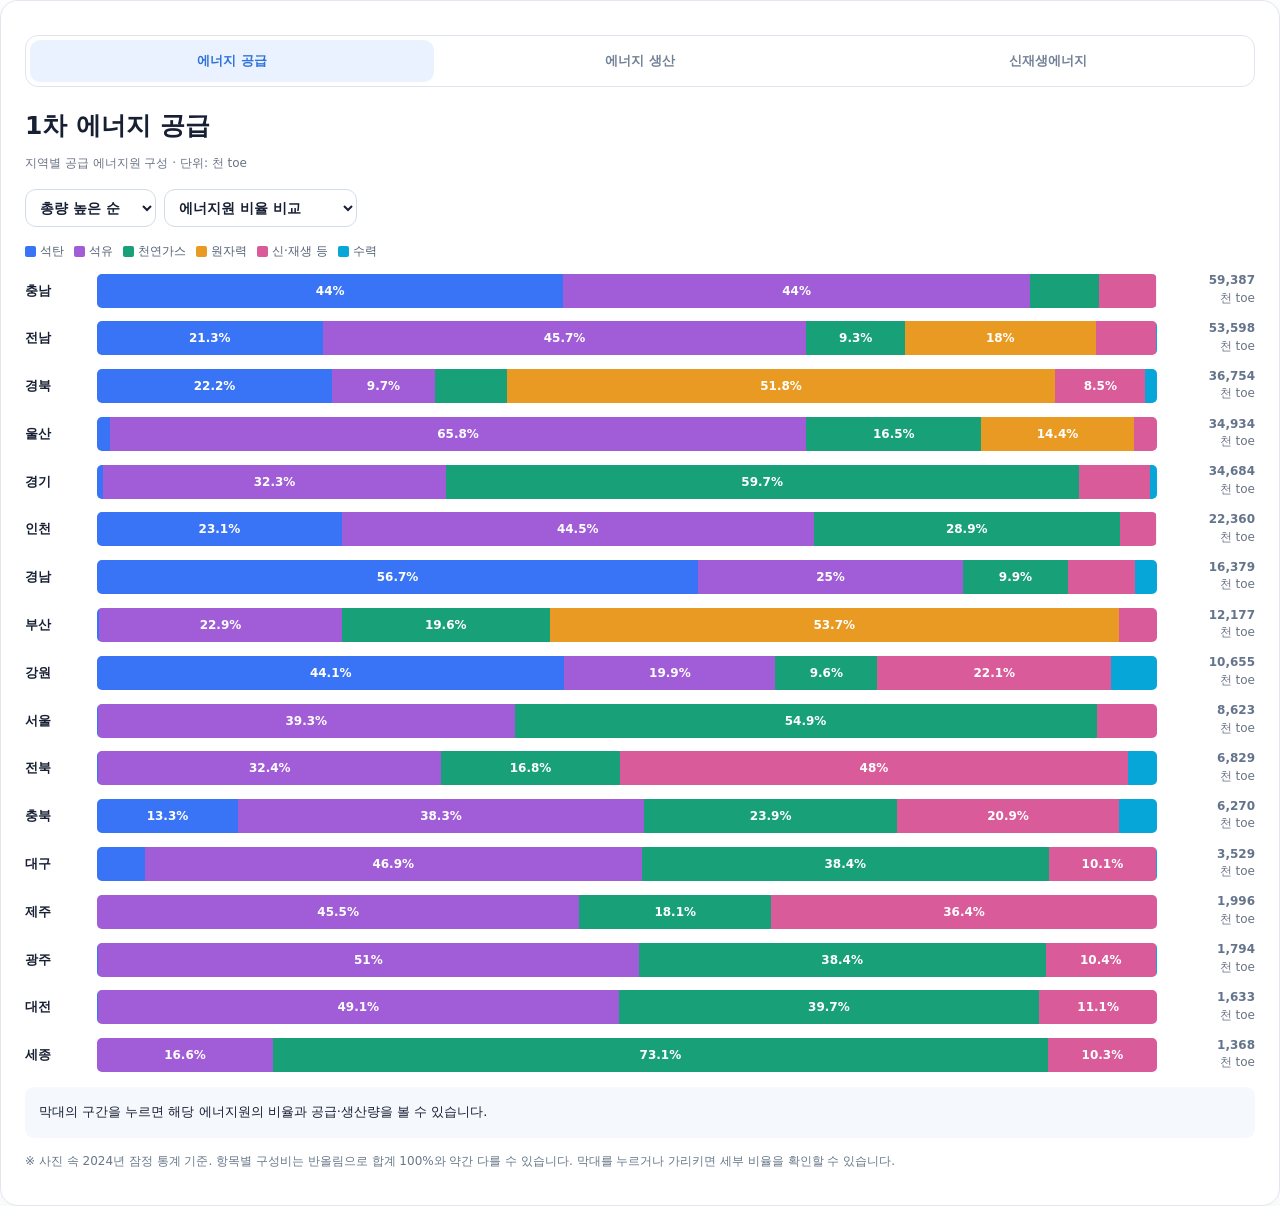
<file: energy-statistics.html>
<!doctype html>
<html lang="ko"><head><meta charset="utf-8"><meta name="viewport" content="width=device-width, initial-scale=1"><title>에너지 통계 학습</title>
<style>:root{font-family:system-ui,-apple-system,"Noto Sans KR",sans-serif;color:#172033;--blue:#3974f6;--ink:#172033;--muted:#697386}
*{box-sizing:border-box}body{margin:0;background:transparent;padding:0;font-size:14px}button,select{font:inherit}
h2{margin:20px 0 14px;font-weight:900;font-size:25px;letter-spacing:-.4px}
.muted{font-size:12px;color:var(--muted);line-height:1.6}
.card{background:#fff;padding:22px 24px;border:1px solid #e1e7ef;border-radius:18px;box-shadow:0 7px 24px #22334b10}
.head{display:block}.head h2{margin:0 0 17px}
.tabs{display:grid;grid-template-columns:repeat(3,minmax(0,1fr));gap:4px;width:100%;padding:4px;margin:12px 0 22px;background:#fff;border:1px solid #dfe5ee;border-radius:13px}
.tabs button{border:0;border-radius:10px;min-width:0;background:transparent;color:#738197;padding:12px 5px;font-weight:850;font-size:clamp(10px,1.2vw,13px);cursor:pointer}
.tabs button.on{background:#eaf2ff;color:#2f73d9}
.controls{display:flex;gap:8px;flex-wrap:wrap;margin:16px 0}
.controls select{padding:9px 10px;background:#fff;border:1px solid #d4dce8;border-radius:11px;color:#172033;font-weight:800}
.legend{display:flex;flex-wrap:wrap;gap:10px;margin:12px 0;font-size:12px;color:#526175}
.legend span{display:inline-flex;align-items:center;gap:4px}.swatch{display:inline-block;width:11px;height:11px;border-radius:2px}
.row{display:grid;grid-template-columns:minmax(42px,64px) minmax(0,1fr) minmax(66px,90px);gap:8px;align-items:center;margin:13px 0;min-width:0}
.place{font-size:13px;font-weight:700}.meter{display:flex;width:100%;height:34px;overflow:hidden;border-radius:5px;background:#eef2f7}
.seg{height:100%;min-width:0;cursor:pointer;display:flex;align-items:center;justify-content:center;font-weight:800;font-size:12px;color:#fff;white-space:nowrap}
.seg:focus-visible{outline:3px solid #172033;outline-offset:-3px}
.total{text-align:right;font-size:12px;color:#64748b;line-height:1.3;font-variant-numeric:tabular-nums}
.number{font-size:12px;font-weight:750}.detail{display:none}
.titleLine{font-size:25px;font-weight:900;margin-top:15px}.hint{font-size:12px;color:#68788b;line-height:1.6;margin-top:14px}
#segmentDetail{margin-top:15px;padding:14px;background:#f5f8fc;border-radius:9px;line-height:1.7;font-size:13px;color:#172033}
@media(max-width:650px){.card{padding:15px 12px}.titleLine{font-size:21px}.row{grid-template-columns:40px minmax(0,1fr) 66px;gap:7px}.place,.total,.number{font-size:11px}.seg{font-size:10px}.meter{height:34px}.tabs button{padding:11px 3px}.controls select{max-width:100%}}</style></head><body>
<div class="card"><div class="tabs" role="tablist" aria-label="에너지 유형"><button type="button" class="on" data-tab="supply">에너지 공급</button><button type="button" data-tab="production">에너지 생산</button><button type="button" data-tab="renewable">신재생에너지</button></div><div class="head"><div><div id="chartTitle" class="titleLine"></div><p id="chartSub" class="muted"></p></div></div><div class="controls"><select id="sort" aria-label="정렬 방식"><option value="total">총량 높은 순</option><option value="name">지역 가나다순</option></select><select id="item" aria-label="에너지원 정렬"><option value="">에너지원 비율 비교</option></select></div><div id="legend" class="legend"></div><div id="rows"></div><div id="segmentDetail">막대의 구간을 누르면 해당 에너지원의 비율과 생산·공급량을 볼 수 있습니다.</div><p id="note" class="hint"></p></div>
<script>
const DATA={"supply":[["충남",59387,44,44,6.5,0,5.4,0],["전남",53598,21.3,45.7,9.3,18,5.7,0.1],["경북",36754,22.2,9.7,6.8,51.8,8.5,1.1],["울산",34934,1.2,65.8,16.5,14.4,2.2,0],["경기",34684,0.6,32.3,59.7,0,6.7,0.7],["인천",22360,23.1,44.5,28.9,0,3.4,0],["경남",16379,56.7,25,9.9,0,6.3,2.1],["부산",12177,0.2,22.9,19.6,53.7,3.6,0],["강원",10655,44.1,19.9,9.6,0,22.1,4.3],["서울",8623,0.1,39.3,54.9,0,5.7,0],["전북",6829,0.1,32.4,16.8,0,48,2.7],["충북",6270,13.3,38.3,23.9,0,20.9,3.6],["대구",3529,4.5,46.9,38.4,0,10.1,0.1],["제주",1996,0,45.5,18.1,0,36.4,0],["광주",1794,0.1,51,38.4,0,10.4,0.1],["대전",1633,0.1,49.1,39.7,0,11.1,0],["세종",1368,0,16.6,73.1,0,10.3,0]],"production":[["경북",22546,0,84.4,13.8,1.9],["전남",12712,0,75.8,24,0.2],["부산",6972,0,93.7,6.3,0],["울산",5779,0,86.8,13.2,0],["전북",3460,0,0,94.7,5.3],["충남",3248,0,0,99.7,0.3],["강원",3066,8.3,0,76.8,14.8],["경기",2562,0,0,91.1,8.9],["충북",1535,0,0,85.4,14.6],["경남",1377,0,0,74.4,25.6],["인천",775,0,0,99.5,0.5],["제주",727,0,0,99.9,0.1],["서울",495,0,0,100,0],["대구",361,0,0,98.9,1.1],["광주",189,0,0,98.9,1.1],["대전",181,0,0,100,0],["세종",141,0,0,100,0]],"renewable":[["전북",3215.5,40.7,0.9,2.3,0,52.6],["충남",2524.6,40.6,0,0.4,0,32.3],["전남",2163.5,77.7,7.1,1.3,0,5.6],["경기",2040,30.7,0,8.7,4.4,25.3],["강원",1948.4,27.5,10.8,12.1,0,23.5],["경북",1662.2,64.1,13.2,4.6,0,7.9],["충북",1060.3,43.8,0,21.2,0,6.9],["경남",1001.7,59.6,3.3,7.9,0,20.6],["제주",698.1,23.2,20.6,0.1,0,53.1]]};
const TYPES={
supply:{title:"1차 에너지 공급",subtitle:"지역별 공급 에너지원 구성 · 단위: 천 toe",names:["석탄","석유","천연가스","원자력","신·재생 등","수력"],colors:["#3974F6","#A05DD7","#18A078","#E99A22","#D95B9A","#06A6D8"]},
production:{title:"1차 에너지 생산",subtitle:"지역별 국내 생산 에너지원 구성 · 단위: 천 toe",names:["석탄","원자력","신·재생 등","수력"],colors:["#3974F6","#E99A22","#D95B9A","#06A6D8"]},
renewable:{title:"신재생에너지 생산",subtitle:"지역별 신재생에너지원 구성 · 단위: 천 toe",names:["태양광","풍력","수력","해양","바이오","기타"],colors:["#3974F6","#A05DD7","#18A078","#E99A22","#D95B9A","#06A6D8"]}
};
let active="supply";const fmt=n=>n.toLocaleString("ko-KR",{maximumFractionDigits:1});
function sourceRows(){return DATA[active].map(r=>{let vals=r.slice(2);if(active==="renewable")vals.push(Math.max(0,Math.round((100-vals.reduce((a,b)=>a+b,0))*10)/10));return {name:r[0],total:r[1],vals}})}
function render(){
 const c=TYPES[active],sort=document.getElementById("sort"),item=document.getElementById("item"),selected=item.value;
 document.getElementById("chartTitle").textContent=c.title;document.getElementById("chartSub").textContent=c.subtitle;
 let rows=sourceRows();if(selected!==""){const idx=Number(selected);rows.sort((a,b)=>b.vals[idx]-a.vals[idx]||b.total-a.total)}else if(sort.value==="name")rows.sort((a,b)=>a.name.localeCompare(b.name,"ko"));else rows.sort((a,b)=>b.total-a.total);
 document.getElementById("legend").innerHTML=c.names.map((name,i)=>'<span><i class="swatch" style="background:'+c.colors[i]+'"></i>'+name+'</span>').join("");
 const el=document.getElementById("rows");el.replaceChildren();rows.forEach(r=>{
  const line=document.createElement("div");line.className="row";const place=document.createElement("span");place.className="place";place.textContent=r.name;const center=document.createElement("div");const bar=document.createElement("div");bar.className="meter";bar.setAttribute("role","img");bar.setAttribute("aria-label",r.name+" "+c.names.map((x,i)=>x+" "+r.vals[i]+"%").join(", "));
  const sum=r.vals.reduce((a,b)=>a+b,0);
  r.vals.forEach((v,i)=>{if(v<=0)return;const seg=document.createElement("div");seg.className="seg";seg.style.width=(v/Math.max(sum,100)*100)+"%";seg.style.background=c.colors[i];seg.style.color="#fff";seg.title=r.name+" · "+c.names[i]+" "+fmt(v)+"%";seg.setAttribute("role","button");seg.tabIndex=0;const pct=document.createElement("span");pct.textContent=fmt(v)+"%";if(v>=8)seg.appendChild(pct);const show=()=>{document.getElementById("segmentDetail").textContent=r.name+" · "+c.names[i]+" "+fmt(v)+"% · 약 "+fmt(r.total*v/100)+"천 toe (표시 비율 기준 계산)"};seg.addEventListener("click",show);seg.addEventListener("keydown",e=>{if(e.key==="Enter"||e.key===" "){e.preventDefault();show()}});bar.appendChild(seg)});
  center.append(bar);
  const total=document.createElement("div");total.className="total";total.innerHTML='<span class="number">'+fmt(r.total)+'</span><div class="muted">천 toe</div>';
  line.append(place,center,total);el.appendChild(line);
 });
 document.getElementById("segmentDetail").textContent="막대의 구간을 누르면 해당 에너지원의 비율과 공급·생산량을 볼 수 있습니다.";document.getElementById("note").textContent=active==="renewable"?"※ 신재생에너지는 제공된 화면에서 확인되는 9개 시도만 표시했습니다. 사진에 생략된 에너지원 비중은 '기타'로 합산하며, 각 수치는 반올림되어 합계가 100%와 조금 다를 수 있습니다.":"※ 사진 속 2024년 잠정 통계 기준. 항목별 구성비는 반올림으로 합계 100%와 약간 다를 수 있습니다. 막대를 누르거나 가리키면 세부 비율을 확인할 수 있습니다.";
}
function refreshItems(){const sel=document.getElementById("item");sel.innerHTML='<option value="">에너지원 비율 비교</option>';TYPES[active].names.forEach((name,i)=>{const op=document.createElement("option");op.value=i;op.textContent=name+" 비중 높은 순";sel.appendChild(op)});}
document.querySelectorAll("[data-tab]").forEach(b=>b.addEventListener("click",()=>{active=b.dataset.tab;document.querySelectorAll("[data-tab]").forEach(x=>x.classList.toggle("on",x===b));document.getElementById("sort").value="total";refreshItems();render()}));
document.getElementById("sort").addEventListener("change",()=>{document.getElementById("item").value="";render()});document.getElementById("item").addEventListener("change",render);refreshItems();render();
try{new ResizeObserver(()=>{const frame=window.parent.document.getElementById("energyContentFrame");if(frame)frame.style.height=(document.documentElement.scrollHeight+8)+"px";}).observe(document.body)}catch(e){}
</script></body></html>
</file>
